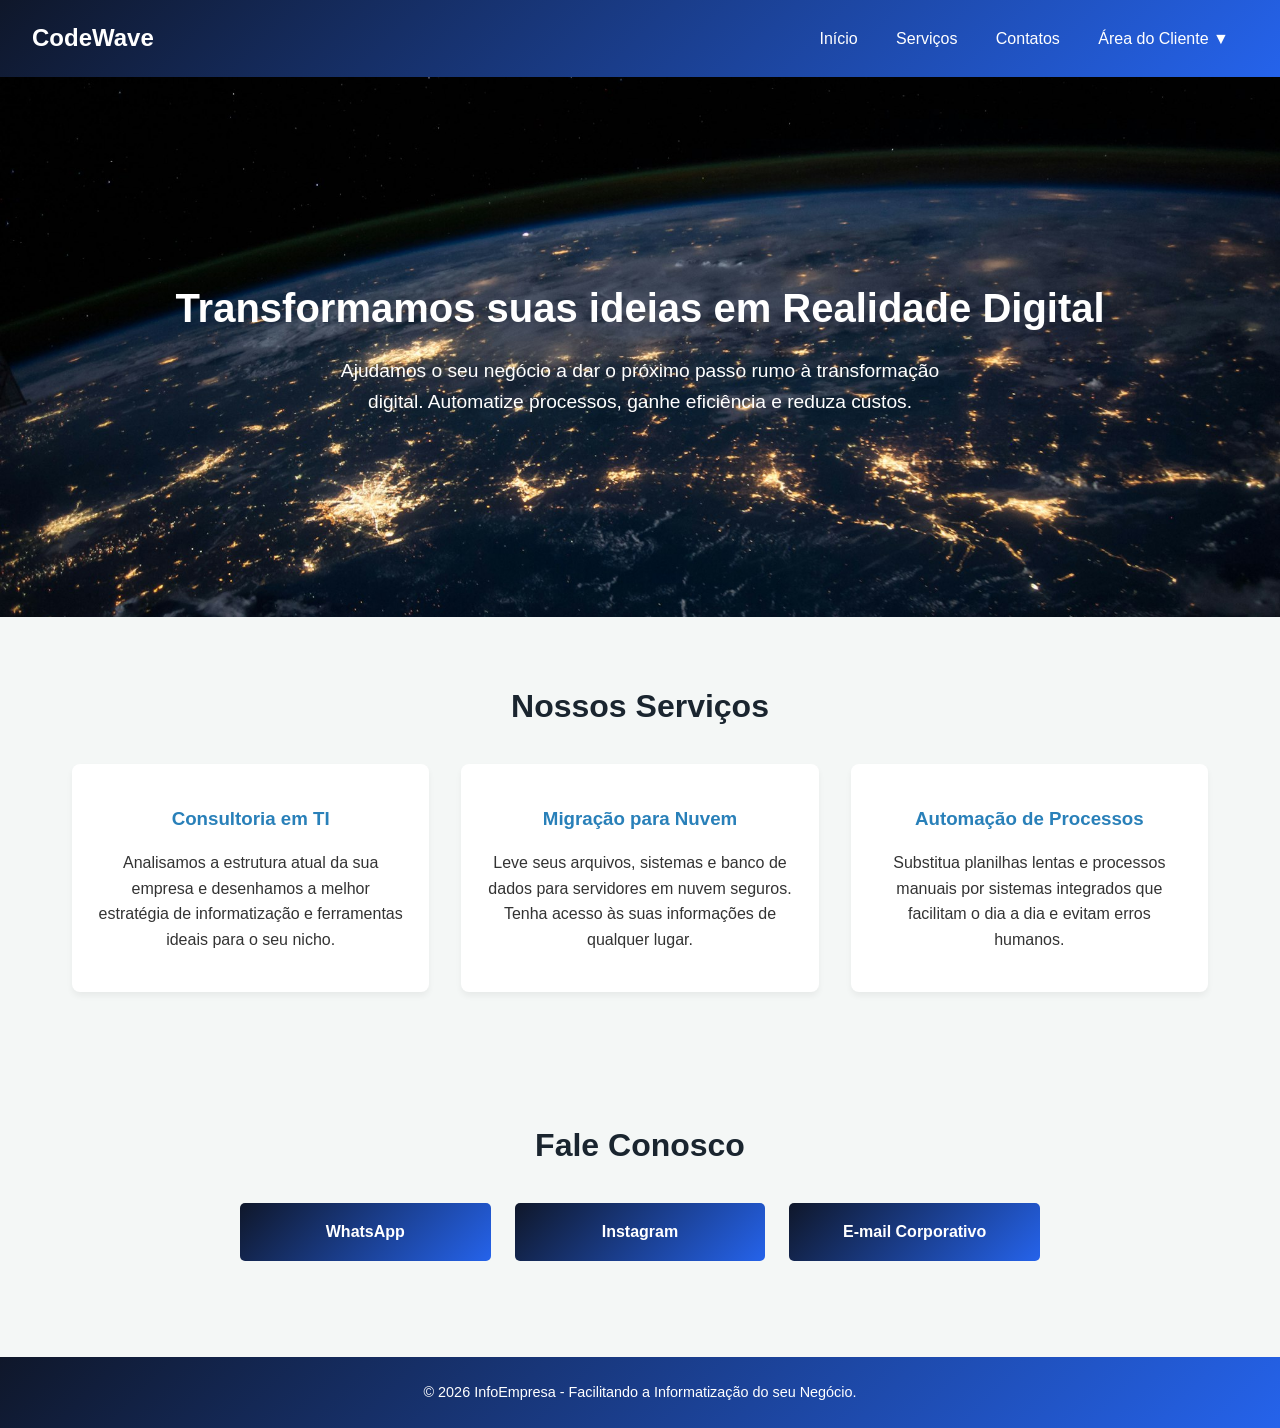
<file: index.html>
<!DOCTYPE html>
<html lang="pt-BR">
<head>
    <meta charset="UTF-8">
    <meta name="viewport" content="width=device-width, initial-scale=1.0">
    <title>Transformação Digital | Soluções em Informatização</title>
    <link rel="stylesheet" href="css/home.css">
</head>
<body>

    <nav class="navbar">
        <div class="logo">
            <a href="#inicio">CodeWave</a>
        </div>
        <ul class="nav-links">
            <li><a href="#inicio">Início</a></li>
            <li><a href="#servicos">Serviços</a></li>
            <li><a href="#contato">Contatos</a></li>
            <li class="dropdown">
                <a href="#">Área do Cliente ▼</a>
                <ul class="submenu">
                    <li><a href="login.html">Login</a></li>
                    <li><a href="cadastro.html">Cadastro</a></li>
                </ul>
            </li>
        </ul>
    </nav>

    <header id="inicio" class="hero">
        <h1>Transformamos suas ideias em Realidade Digital</h1>
        <p>Ajudamos o seu negócio a dar o próximo passo rumo à transformação digital. Automatize processos, ganhe eficiência e reduza custos.</p>
    </header>

    <section id="servicos" class="section-container">
        <h2 class="section-title">Nossos Serviços</h2>
        <div class="servicos-grid">
            
            <div class="card-servico">
                <h3>Consultoria em TI</h3>
                <p>Analisamos a estrutura atual da sua empresa e desenhamos a melhor estratégia de informatização e ferramentas ideais para o seu nicho.</p>
            </div>

            <div class="card-servico">
                <h3>Migração para Nuvem</h3>
                <p>Leve seus arquivos, sistemas e banco de dados para servidores em nuvem seguros. Tenha acesso às suas informações de qualquer lugar.</p>
            </div>

            <div class="card-servico">
                <h3>Automação de Processos</h3>
                <p>Substitua planilhas lentas e processos manuais por sistemas integrados que facilitam o dia a dia e evitam erros humanos.</p>
            </div>

        </div>
    </section>

    <section id="contato" class="section-container">
        <h2 class="section-title">Fale Conosco</h2>
        <div class="contato-container">
            <a href="https://wa.me/seu-numero" target="_blank" class="btn-contato btn-whatsapp">
                WhatsApp
            </a>
            <a href="https://instagram.com/seu-perfil" target="_blank" class="btn-contato btn-instagram">
                Instagram
            </a>
            <a href="mailto:contato@suaempresa.com" class="btn-contato btn-email">
                E-mail Corporativo
            </a>
        </div>
    </section>

    <footer>
        <p>© 2026 InfoEmpresa - Facilitando a Informatização do seu Negócio.</p>
    </footer>

</body>
</html>
</file>
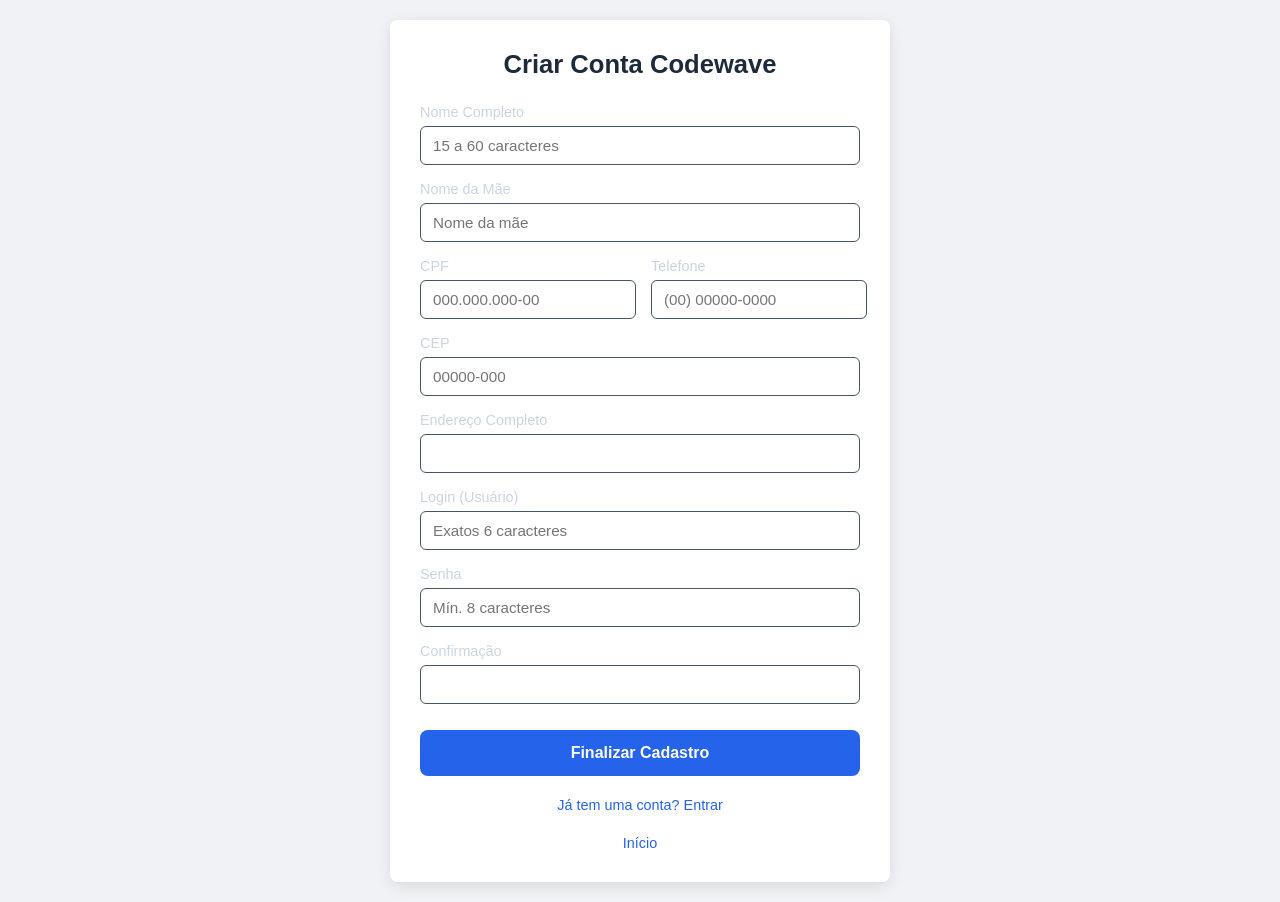
<file: cadastro.html>
<!DOCTYPE html>
<html lang="pt-br">

<head>
    <meta charset="UTF-8">
    <meta name="viewport" content="width=device-width, initial-scale=1.0">
   <title>CodeWave - Criar Conta</title>
    <link rel="stylesheet" href="css/cadastro.css">
</head>

<body>

    <div class="formulario" id="formulario">
        <h2>Criar Conta Codewave</h2>

        <form id="Cadastro">
            <div class="campo">
                <label for="nome">Nome Completo</label>
                <input type="text" id="nome" minlength="15" maxlength="60" placeholder="15 a 60 caracteres" required>
            </div>
            <div class="campo">
                <label for="nomeMaterno">Nome da Mãe</label>
                <input type="text" id="nomeMaterno" placeholder="Nome da mãe" required>
            </div>

            <div class="campo-grupo">
                <div class="campo">
                    <label for="cpf">CPF</label>
                    <input type="text" id="cpf" placeholder="000.000.000-00" maxlength="14" required>
                </div>
                <div class="campo">
                    <label for="telefone">Telefone</label>
                    <input type="text" id="telefone" placeholder="(00) 00000-0000" maxlength="15" required>
                </div>
            </div>


            <div class="campo">
                <label for="cep">CEP</label>
                <input type="text" id="cep" placeholder="00000-000" maxlength="9" required>
            </div>
            <div class="campo">
                <label for="endereco">Endereço Completo</label>
                <input type="text" id="endereco" required>
            </div>


            <div class="campo">
                <label for="login">Login (Usuário)</label>
                <input type="text" id="login" minlength="6" maxlength="6" placeholder="Exatos 6 caracteres" required>
            </div>

            <div class="campo">
                <label for="senha">Senha</label>
                <input type="password" id="senha" minlength="8" placeholder="Mín. 8 caracteres" required>
            </div>
            <div class="campo">
                <label for="confirmar-senha">Confirmação</label>
                <input type="password" id="confirmar-senha" required>
            </div>

            <button type="submit" class="btn-principal-full" onclick="salvarCadastro()">Finalizar Cadastro</button>

            <div class="links-auxiliares">
                <a href="login.html">Já tem uma conta? Entrar</a>
            </div>
            <div class="links-auxiliares">
                <a href="index.html">Início</a>
            </div>
        </form>
    </div>
    <script src="js/script.js" defer></script>
</body>

</html>
</file>
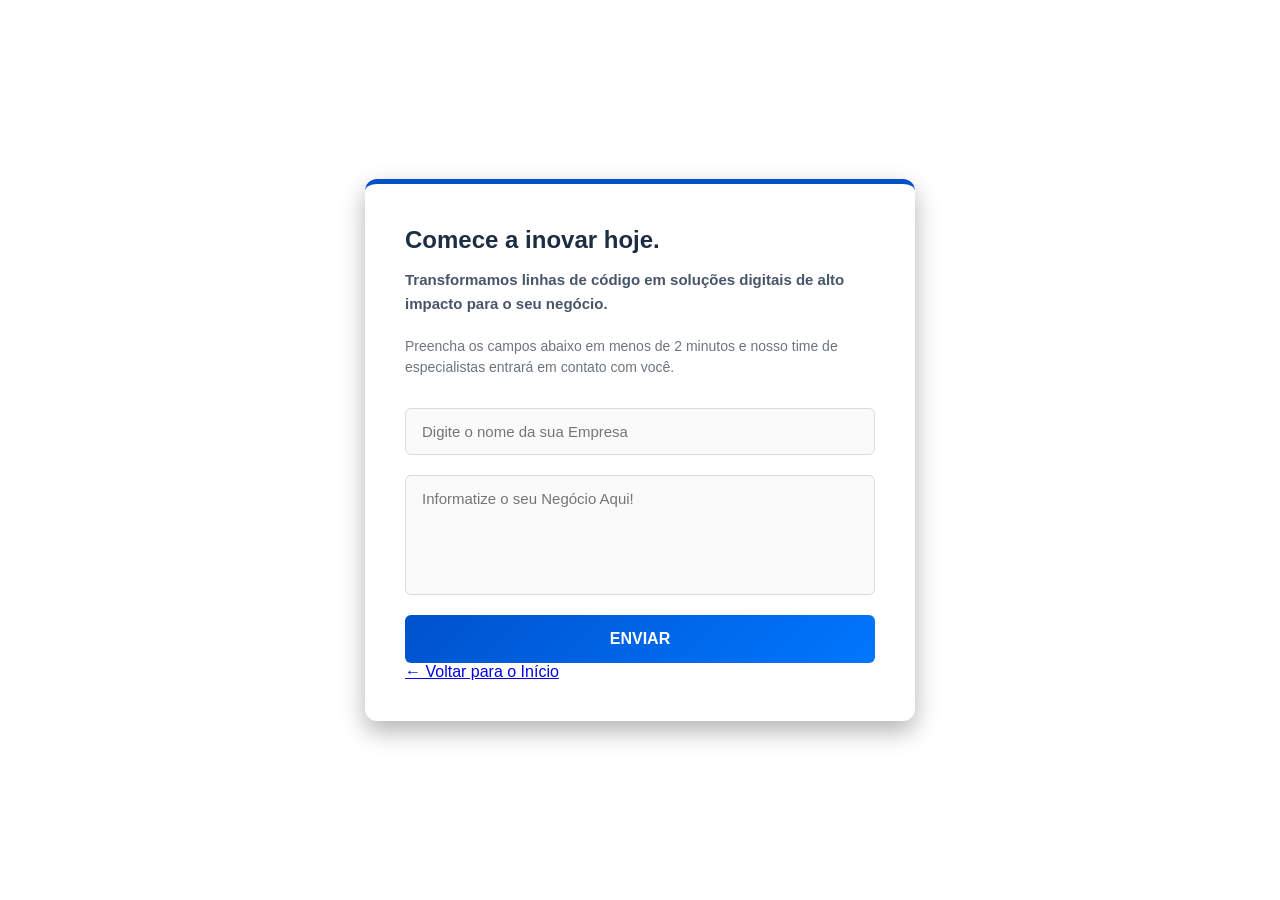
<file: form.html>
<!DOCTYPE html>
<html lang="pt-br">
<head>
    <meta charset="UTF-8">
    <meta name="viewport" content="width=device-width, initial-scale=1.0">
    <title>CodeWave - Solicitar Serviços</title>
    <link rel="stylesheet" href="css/form.css">
</head>
<body>

    <div class="formulario" id="formulario">
        <h2>Comece a inovar hoje.</h2>
        <h3>Transformamos linhas de código em soluções digitais de alto impacto para o seu negócio.</h3>
        <p>Preencha os campos abaixo em menos de 2 minutos e nosso time de especialistas entrará em contato com você.</p>
       
        <form id="form-servico">
            <input type="text" placeholder="Digite o nome da sua Empresa" required>
            <textarea placeholder="Informatize o seu Negócio Aqui!" required></textarea>
            <div class="btn-enviar"><input type="submit" value="Enviar"></div>
        </form>
         <a href="index.html" class="btn-voltar">← Voltar para o Início</a>

         <script src="js/script.js" defer></script>
    </div>
</body>
</html>
</file>
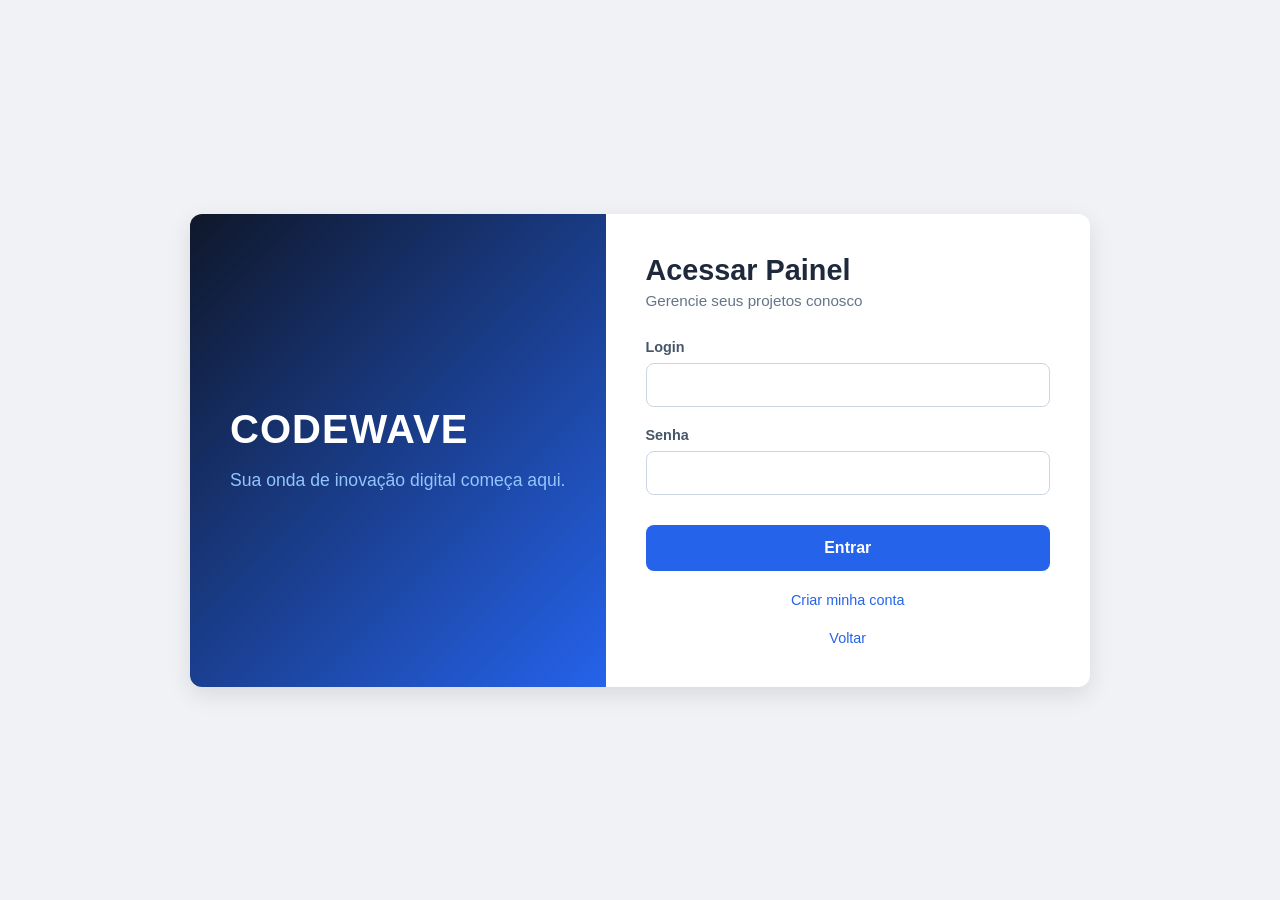
<file: login.html>
<!DOCTYPE html>
<html lang="pt-br">
<head>
    <meta charset="UTF-8">
    <meta name="viewport" content="width=device-width, initial-scale=1.0">
    <title>Codewave - Login </title>
    <link rel="stylesheet" href="css/login.css">
</head>
<body class="cadastro">
    <div class="container">
        <div class="painel">
            <h1>CODEWAVE</h1>
            <p>Sua onda de inovação digital começa aqui.</p>
        </div>

        <div class="formulario">
            <h2>Acessar Painel</h2>
            <p class="subtitulo">Gerencie seus projetos conosco</p>

            <form id="Login">
                <div class="campo">
                    <label for="login">Login</label>
                    <input type="text" id="login"  required>
                </div>

                <div class="campo">
                    <label for="senha">Senha</label>
                    <input type="password" id="senha" required>
                </div>

                <button type="submit" class="btn">Entrar</button>
                
                <div class="links-auxiliares">
                    <a href="cadastro.html">Criar minha conta</a>
                </div>
                <div class="links-auxiliares">
                    <a href="index.html">Voltar</a>
                </div>
            </form>
        </div>
    </div>
    <script src="js/script.js" defer></script>
</body>
</html>
</file>
<file: css/home.css>
* {
            margin: 0;
            padding: 0;
            box-sizing: border-box;
            font-family: 'Segoe UI', Tahoma, Geneva, Verdana, sans-serif;
        }

        body {
            background-color: #f4f7f6;
            color: #333;
            line-height: 1.6;
        }

        /* Navbar e Menu */
        .navbar {
             background: linear-gradient(135deg, #0f172a, #2563eb);
            display: flex;
            justify-content: space-between;
            align-items: center;
            padding: 0.8rem 2rem;
            position: sticky;
            top: 0;
            z-index: 1000;
        }

        .logo a {
            color: #fff;
            text-decoration: none;
            font-size: 1.5rem;
            font-weight: bold;
        }

        .nav-links {
            list-style: none;
            display: flex;
            align-items: center;
        }

        .nav-links li {
            position: relative;
        }

        .nav-links a {
            display: block;
            color: #fff;
            text-decoration: none;
            padding: 0.8rem 1.2rem;
            transition: background 0.3s;
        }

        .nav-links a:hover {
            background-color: #34495e;
            border-radius: 4px;
        }

        /* Submenu (Área do Cliente) */
        .dropdown:hover .submenu {
            display: block;
        }

        .submenu {
            display: none;
            position: absolute;
            background-color: #fff;
            min-width: 160px;
            box-shadow: 0px 8px 16px rgba(0,0,0,0.1);
            list-style: none;
            border-radius: 4px;
            top: 100%;
            left: 0;
        }

        .submenu a {
            color: #333;
            padding: 0.8rem 1rem;
        }

        .submenu a:hover {
            background-color: #f1f1f1;
            color: #1a252f;
        }

        /* Estilo do Início */
        .hero {
            background: url('../photo.jpg') no-repeat center center/cover;
            color: white;
            height: 60vh;
            display: flex;
            flex-direction: column;
            justify-content: center;
            align-items: center;
            text-align: center;
            padding: 0 1rem;
        }

        .hero h1 {
            font-size: 2.5rem;
            margin-bottom: 1rem;
        }

        .hero p {
            font-size: 1.2rem;
            max-width: 600px;
        }

        /* Seções Gerais */
        .section-container {
            padding: 4rem 2rem;
            max-width: 1200px;
            margin: 0 auto;
            text-align: center;
        }

        .section-title {
            font-size: 2rem;
            margin-bottom: 2rem;
            color: #1a252f;
        }

        /* Grade de Serviços */
        .servicos-grid {
            display: grid;
            grid-template-columns: repeat(auto-fit, minmax(280px, 1fr));
            gap: 2rem;
        }

        .card-servico {
            background: #fff;
            padding: 2.5rem 1.5rem;
            border-radius: 8px;
            box-shadow: 0 4px 6px rgba(0,0,0,0.05);
            transition: transform 0.3s;
        }

        .card-servico:hover {
            transform: translateY(-5px);
        }

        .card-servico h3 {
            margin-bottom: 1rem;
            color: #2980b9;
        }

        /* Contatos & Botões fale conosco */
        .contato-container {
            display: grid;
            grid-template-columns: repeat(auto-fit, minmax(200px, 1fr));
            gap: 1.5rem;
            max-width: 800px;
            margin: 0 auto;
        }

        .btn-contato {
            display: block;
            padding: 1rem;
            color: white;
            text-decoration: none;
            font-weight: bold;
            border-radius: 5px;
            transition: opacity 0.3s;
        }

        
        .btn-whatsapp { background: linear-gradient(135deg, #0f172a, #2563eb); }
        .btn-instagram { background: linear-gradient(135deg, #0f172a, #2563eb); }
        .btn-email { background: linear-gradient(135deg, #0f172a, #2563eb); }

        /* Rodapé */
        footer {
            background: linear-gradient(135deg, #0f172a, #2563eb);
            color: white;
            text-align: center;
            padding: 1.5rem;
            margin-top: 2rem;
            font-size: 0.9rem;
        }
</file>
<file: css/cadastro.css>
* {
    margin: 0;
    padding: 0;
    box-sizing: border-box;
    font-family: 'Segoe UI', Tahoma, Geneva, Verdana, sans-serif;
}

body {
    background-color: #f0f2f5;   
    display: flex;
    justify-content: center;
    align-items: center;
    min-height: 100vh;
    padding: 20px;
}
/* Estilo do formulário */
.formulario {
    background-color: #ffffff; 
    width: 100%;
    max-width: 500px;
    padding: 30px;
    border-radius: 8px;
    box-shadow: 0 4px 15px  rgba(0, 0, 0, 0.1);
}

.formulario h2 {
    text-align: center;
    margin-bottom: 25px;
    color: #1e293b; 
    font-size: 1.6rem;
}
/* Estilo do Input */
.campo {
    display: flex;
    flex-direction: column;
    margin-bottom: 16px;
}

.campo label {
    font-size: 0.9rem;
    margin-bottom: 6px;
    color: #cbd5e1;
}

.campo input {
    background-color: #ffffff;
    border: 1px solid #475569;
    color: #475569;
    padding: 10px 12px;
    border-radius: 6px;
    font-size: 0.95rem;
    transition: border-color 0.2s ease, box-shadow 0.2s ease;
}

.campo input:focus {
    border-color: #2563eb;
    box-shadow: 0 0 0 2px rgba(56, 189, 248, 0.2);
}

/* Estilo dos campos lado a lado */
.campo-grupo {
    display: flex;
    gap: 15px;
}

.campo-cep {
    max-width: 150px;
}


.btn-principal-full {
    width: 100%;
    padding: 14px;
    background-color: #2563eb;
    color: white;
    border: none;
    border-radius: 8px;
    font-size: 1rem;
    font-weight: 600;
    cursor: pointer;
    transition: background-color 0.3s ease;
    margin-top: 10px;
}

.btn-principal-full:hover {
    background-color: #1d4ed8; 
}

.links-auxiliares {
    text-align: center;
    margin-top: 20px;
}

.links-auxiliares a {
    color: #2563eb;
    font-size: 0.9rem;
    text-decoration: none;
    font-weight: 500;
    transition: color 0.2s ease;
}

.links-auxiliares a:hover {
    color: #1d4ed8;
    text-decoration: underline;
}

/* RESPONSIVIDADE */
@media (max-width: 480px) {
    .campo-grupo {
        flex-direction: column;
        gap: 0;
    }
    
    .campo-cep {
        max-width: 100%; 
    }

    .formulario {
        padding: 20px;
    }
}
</file>
<file: css/form.css>
* { 
            margin: 0;
            padding: 0;
            box-sizing: border-box;
            font-family: 'Segoe UI', Tahoma, Geneva, Verdana, sans-serif;
        }

        body {
            background:#ffffff;
            display: flex;
            justify-content: center;
            align-items: center;
            min-height: 100vh;
            padding: 20px;
        }

        .formulario {
            background-color: #ffffff;
            max-width: 550px;
            width: 100%;
            padding: 40px;
            border-radius: 12px;
            box-shadow: 0 10px 25px rgba(0,0,0,0.3);
             border-top: 5px solid #0052cc; 
        }

        .formulario h2 {
            color: #1d2d44; 
            font-size: 24px;
            margin-bottom: 12px;
            line-height: 1.3;
        }

        .formulario h3 {
            color: #475569; 
            font-size: 15px;
            margin-bottom: 20px;
            line-height: 1.6;
        }

        .formulario p {
            color: #6c757d; 
            font-size: 14px;
            margin-bottom: 30px;
            line-height: 1.5;
        }
        

        form {
            display: flex;
            flex-direction: column;
            gap: 20px;
        }

        input[type="text"], textarea {
            width: 100%;
            padding: 14px 16px;
            border: 1.5px solid #dcdcdc;
            border-radius: 6px;
            font-size: 15px;
            color: #333;
            background-color: #fafafa;
            outline: none;
        }

        textarea {
            resize: none;
            height: 120px;
        }

        input[type="submit"] {
            width: 100%;
            padding: 15px;
            background: linear-gradient(135deg, #0052cc 0%, #0077ff 100%); 
            color: white;
            border: none;
            border-radius: 6px;
            font-size: 16px;
            font-weight: 600;
            text-transform: uppercase;
            cursor: pointer;
            transition: transform 0.2s ease;
        }

        input[type="submit"]:hover {
            transform: scale(1.02);
        }

* Botão Voltar */
        .btn-voltar {
            display: inline-block;
            color: #2563eb; /* O azul elétrico do seu gradiente */
            text-decoration: none;
            font-size: 14px;
            font-weight: 500;
            margin-bottom: 20px; /* Dá espaço entre o botão e o primeiro input */
            transition: color 0.2s ease;
        }

        .btn-voltar:hover {
            color: #0052cc; /* Escurece o azul quando passa o mouse */
            text-decoration: underline; /* Adiciona o sublinhado no hover */
        }

        @media (max-width: 480px) {
            .formulario { padding: 25px 20px; }
            .formulario h2 { font-size: 20px; }
        }
</file>
<file: css/login.css>
* {
    margin: 0;
    padding: 0;
    box-sizing: border-box;
    font-family: 'Segoe UI', Tahoma, Geneva, Verdana, sans-serif;
}

/* Estilo do body */
body.cadastro {
    background-color: #f0f2f5;
    min-height: 100vh;
    display: flex;
    justify-content: center;
    align-items: center;
    padding: 20px;
}

/* Estilo do Container */
.container {
    display: flex;
    max-width: 900px;
    width: 100%;
    background-color: #ffffff;
    border-radius: 12px;
    overflow: hidden;
    box-shadow: 0 8px 24px rgba(0, 0, 0, 0.1);
}

/* Estilo do Título lateral*/
.painel {
    background: linear-gradient(135deg, #0f172a, #2563eb);
    color: #ffffff;
    padding: 40px;
    display: flex;
    flex-direction: column;
    justify-content: center;
    align-items: flex-start;
}

.painel h1 {
    font-size: 2.5rem;
    font-weight: 800;
    letter-spacing: 1px;
    margin-bottom: 15px;
}

.painel p {
    font-size: 1.1rem;
    color: #93c5fd;
    line-height: 1.5;
}

/* Estilo formulário */
.formulario {
    flex: 1;
    padding: 40px;
    display: flex;
    flex-direction: column;
    justify-content: center;
}

.formulario h2 {
    color: #1e293b;
    font-size: 1.8rem;
    margin-bottom: 5px;
}

.formulario .subtitulo {
    color: #64748b;
    font-size: 0.95rem;
    margin-bottom: 30px;
}

/* Estilo do input*/
.campo {
    margin-bottom: 20px;
    display: flex;
    flex-direction: column;
}

.campo label {
    color: #475569;
    font-size: 0.9rem;
    font-weight: 600;
    margin-bottom: 8px;
}

.campo input {
    width: 100%;
    padding: 12px 16px;
    border: 1px solid #cbd5e1;
    border-radius: 8px;
    font-size: 1rem;
    color: #334155;
    transition: all 0.3s ease;
}

/* Efeito ao clicar */
.campo input:focus {
    border-color: #2563eb;
    box-shadow: 0 0 0 4px rgba(37, 99, 235, 0.15);
}

/* Botão */
.btn {
    width: 100%;
    padding: 14px;
    background-color: #2563eb;
    color: white;
    border: none;
    border-radius: 8px;
    font-size: 1rem;
    font-weight: 600;
    cursor: pointer;
    transition: background-color 0.3s ease;
    margin-top: 10px;
}

.btn:hover {
    background-color: #1d4ed8;
}

/* Links adicionais */
.links-auxiliares {
    text-align: center;
    margin-top: 20px;
}

.links-auxiliares a {
    color: #2563eb;
    font-size: 0.9rem;
    text-decoration: none;
    font-weight: 500;
    transition: color 0.2s ease;
}

.links-auxiliares a:hover {
    text-decoration: underline;
    color: #1d4ed8;
}

/* Responsividade*/
@media (max-width: 768px) {
    .container {
        flex-direction: column;
        max-width: 450px;
    }

    .painel {
        padding: 30px 20px;
        align-items: center;
        text-align: center;
    }

    .painel h1 {
        font-size: 2rem;
    }

    .formulario {
        padding: 30px 20px;
    }
}
</file>
